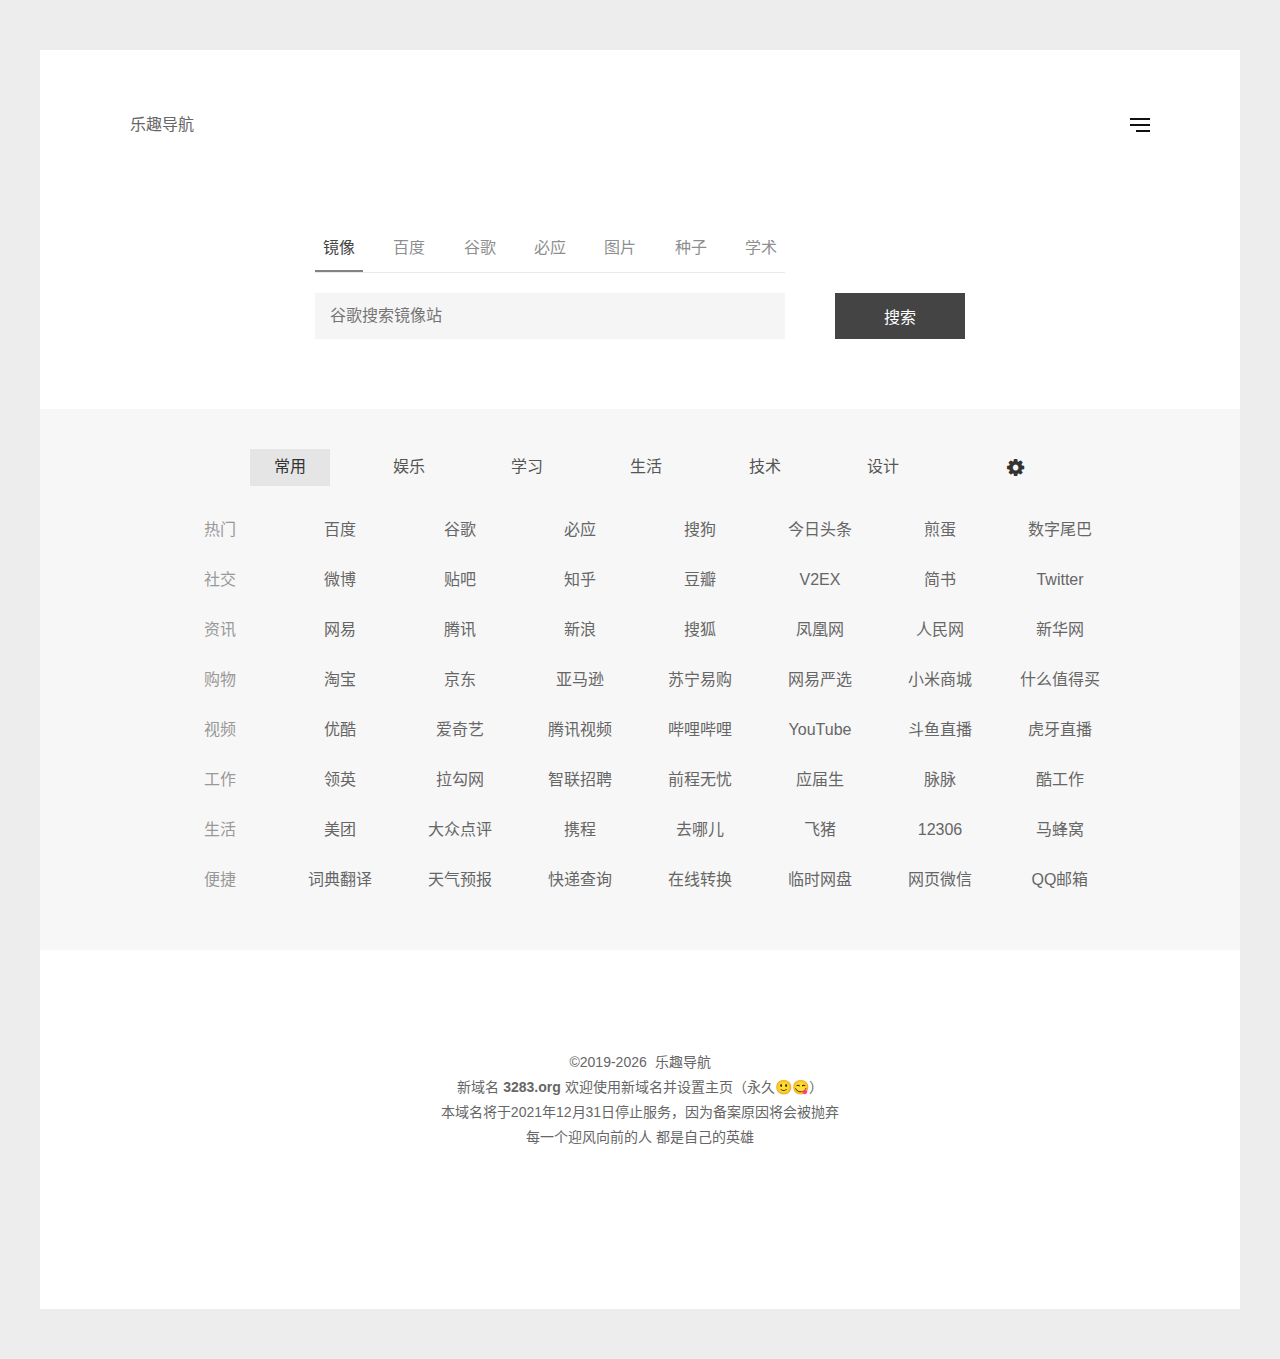
<file: index.html>
<!doctype html>
<html lang=zh-CN>
<title>乐趣导航-提供优质精品网址大全导航</title>
<meta charset=utf-8><meta content="width=device-width,initial-scale=1,maximum-scale=1"name=viewport>
<meta content=jsthon name=author><meta content=一个极简的网址导航，聚合了多种搜索引擎，收录了各种常用网站和BT电影资源视频。分类合理，内容齐全。处处细微，一切都是理所当然。乐趣导航，一万个人眼里有一万个世界。 name=description>
<meta content=乐趣导航,导航,网址导航,导航网站,常用网站,常用网址,大学生导航,程序员导航,BT电影资源导航,学习导航 name=keywords>
<link href="static/css/style.css"rel=stylesheet>
<link href=assets/img/common/icon_64.png rel="shortcut icon"type=image/png>
<link href=assets/img/common/icon_512.png rel=apple-touch-icon>
<style>
.icon {
  width: 1em;
  height: 1em;
  vertical-align: -0.15em;
  fill: currentColor;
  overflow: hidden;
}
</style>
<body style=background:#fff>
<nav id=site-nav>
<div class=float-left id=nav-close></div>
<ul class=float-right id=menu>
<li><a href=/ >首页</a>
<li class=has-submenu><a href=#>社交</a><ul class=submenu>
<li><a href=https://blog.caijunyi.net target=_blank>Blog</a>
<li><a href=https://m.weibo.cn/u/5577249406 target=_blank>Weibo</a>
<li><a href=https://twitter.com/funboke target=_blank>Twitter</a>
<li><a href=https://t.me/funboke target=_blank>Telegram</a>
</ul>
<li><a href=/contact/index.html>联系</a>
<li><a href=/about/index.html>关于</a>
</ul>
</nav>
<div id=site-main>
<div id=main-overlay></div>
<header id=site-header>
<div class=container>
<div class="float-left" id="header-logo"><a href="/">乐趣导航</a></div>
<div class=float-right id=burger>
<div id=burger-icon><span class="icon-bar top"></span> <span class="icon-bar middle"></span> <span class="icon-bar bottom"></span></div>
</div>
</div>
</header>
<div class="headline search-bar">
  <div class="container">
    <div class="headline-content">
      <div class="search-tab">
        <span class="lookao active">镜像</span> 
        <span class="baidu">百度</span> 
        <span class="google">谷歌</span> 
        <span class="bing">必应</span> 
        <span class="image">图片</span> 
        <span class="torrent">种子</span> 
        <span class="scholar">学术</span>
      </div>
      <form class="search-form" target="_blank" action="https://g91.i-research.edu.eu.org/search"><input class="float-left search-keyword" type="search" autocomplete="off" autofocus="" name="q" placeholder="谷歌搜索镜像站"> <input class="float-right" type="submit" value="搜索"></form>
    </div>
  </div>
  </div>
  
  
<div class=works>
<div class=work-link>
<div class=container>
<div class=tab>
<span class=common>常用</span> <span class=amuse>娱乐</span> <span class=study>学习</span> <span class=life>生活</span> <span class=tech>技术</span> <span class=design>设计</span> <i class=icon-cog id=setting-icon></i></div>
<div class=info></div>
</div>
</div>


</div>
<footer id=site-footer>
<div class=container>
<div class=copy>©2019-<span id=current-year><script>document.getElementById("current-year").innerHTML=(new Date).getFullYear()</script>
</span>&nbsp;乐趣导航
<br>新域名 <b><a href="https://3283.org/" target="_blank">3283.org</a></b> 欢迎使用新域名并设置主页（永久🙂😋）
<br>本域名将于2021年12月31日停止服务，因为备案原因将会被抛弃
<br>每一个迎风向前的人 都是自己的英雄
</div>
<div class=social>
<a href=https://m.caijunyi.net/@caijunyi target=_blank </a><svg class="icon" aria-hidden="true"><use xlink:href="#iconmastodon"></use></svg>
<a href=https://twitter.com/funboke target=_blank </a><svg class="icon" aria-hidden="true"><use xlink:href="#icontwitter"></use></svg>
<a href=https://m.weibo.cn/u/5577249406 target=_blank </a><svg class="icon" aria-hidden="true"><use xlink:href="#iconweibo1"></use></svg>
<a href=https://t.me/funboke target=_blank </a><svg class="icon" aria-hidden="true"><use xlink:href="#icontelegram1"></use></svg>
<a href=https://space.bilibili.com/21369723/ target=_blank </a><svg class="icon" aria-hidden="true"><use xlink:href="#iconbilibili"></use></svg>
<a href=https://www.youtube.com/channel/UCFd_dk4zGO0ZIBQS7qu-obA target=_blank </a><svg class="icon" aria-hidden="true"><use xlink:href="#iconyoutube1"></use></svg>
<a href=https://tu.qujl.com/images/2021/01/10/_-583e7007d6ac4b0b.png target=_blank </a><svg class="icon" aria-hidden="true"><use xlink:href="#icongongzhonghao1"></use></svg>
</div>
</footer>
</div>
<script src="/static/js/main.js"></script>
<script src="/static/js/index.js"></script>
<script src="//at.alicdn.com/t/font_1078823_if36adq02oo.js"></script>
<script>
!function(p){"use strict";!function(t){var s=window,e=document,i=p,c="".concat("https:"===e.location.protocol?"https://":"http://","sdk.51.la/js-sdk-pro.min.js"),n=e.createElement("script"),r=e.getElementsByTagName("script")[0];n.type="text/javascript",n.setAttribute("charset","UTF-8"),n.async=!0,n.src=c,n.id="LA_COLLECT",i.d=n;var o=function(){s.LA.ids.push(i)};s.LA?s.LA.ids&&o():(s.LA=p,s.LA.ids=[],o()),r.parentNode.insertBefore(n,r)}()}({id:"JEm8o1KkX1lWC2To",ck:"JEm8o1KkX1lWC2To"});
</script>
<!-- Global site tag (gtag.js) - Google Analytics -->
<script async src="https://www.googletagmanager.com/gtag/js?id=G-EY7YLJMYZ6"></script>
<script>
  window.dataLayer = window.dataLayer || [];
  function gtag(){dataLayer.push(arguments);}
  gtag('js', new Date());

  gtag('config', 'G-EY7YLJMYZ6');
</script>
</html>
</file>
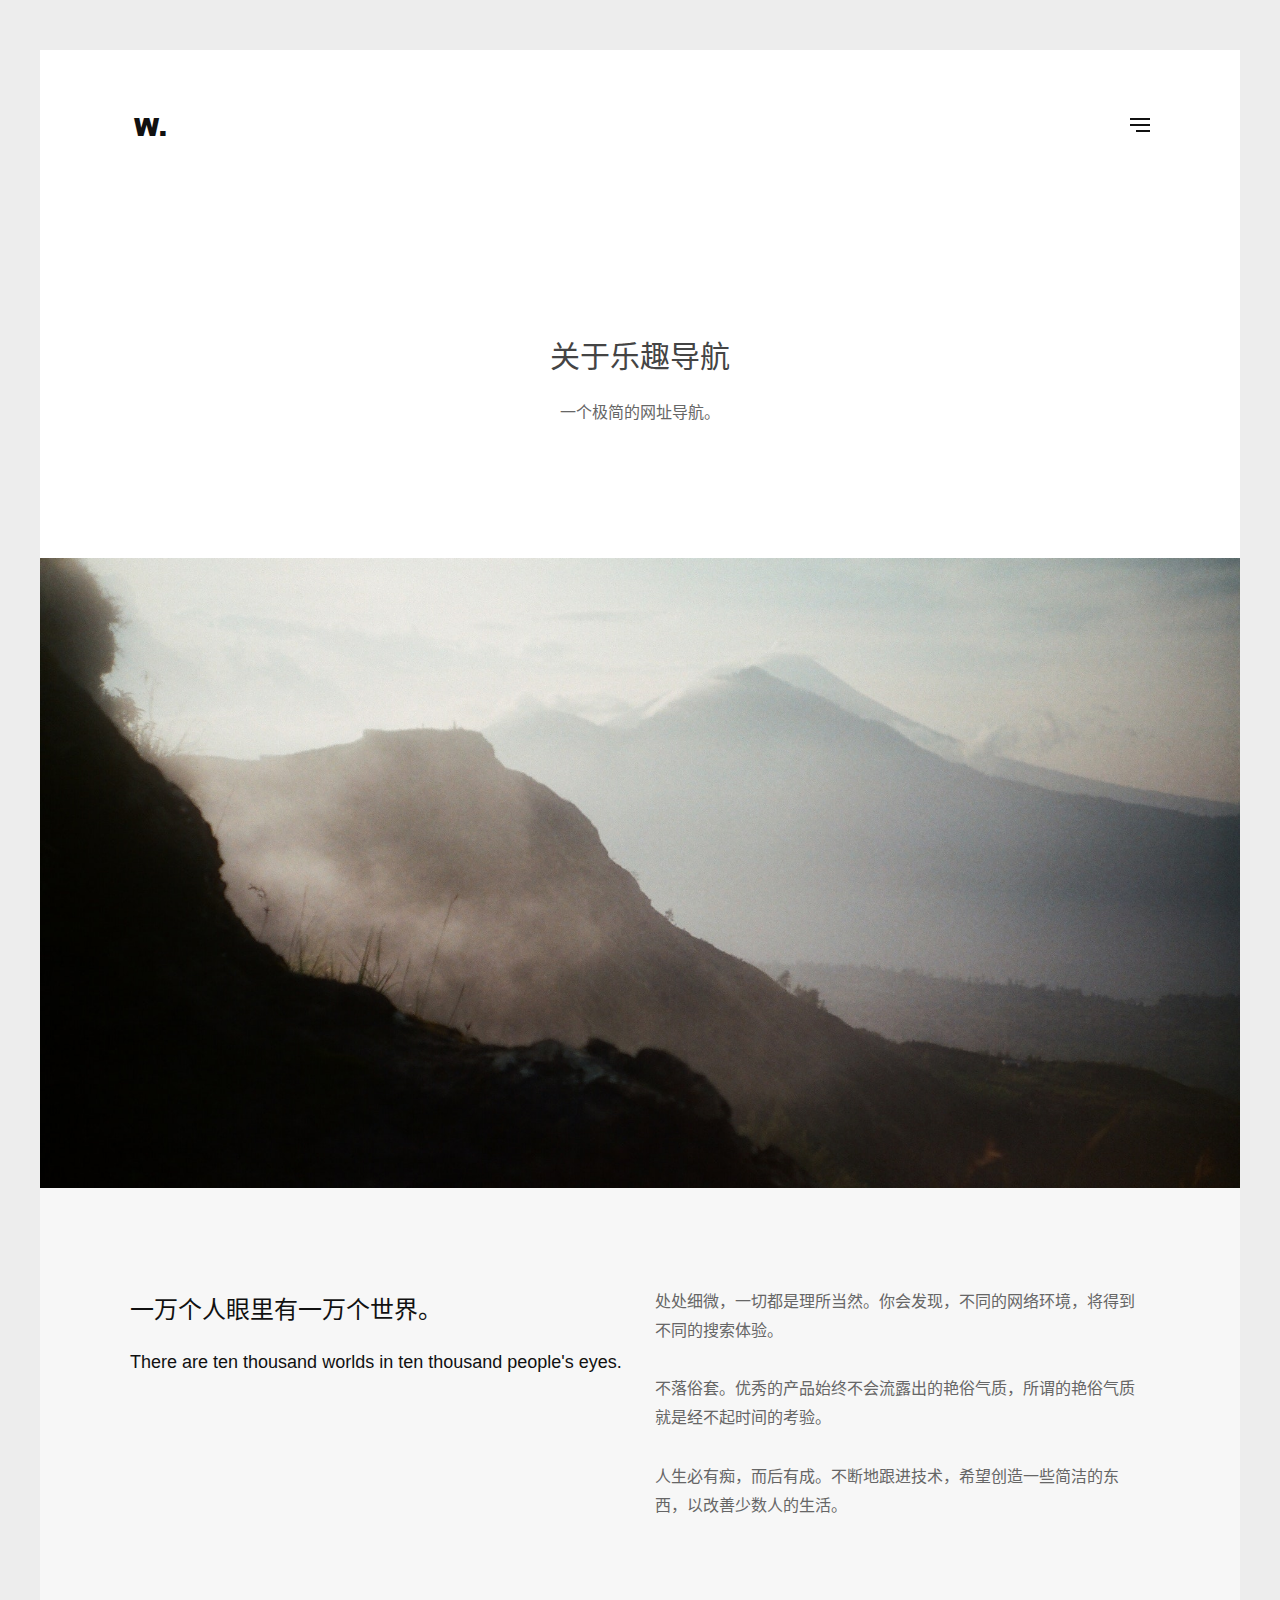
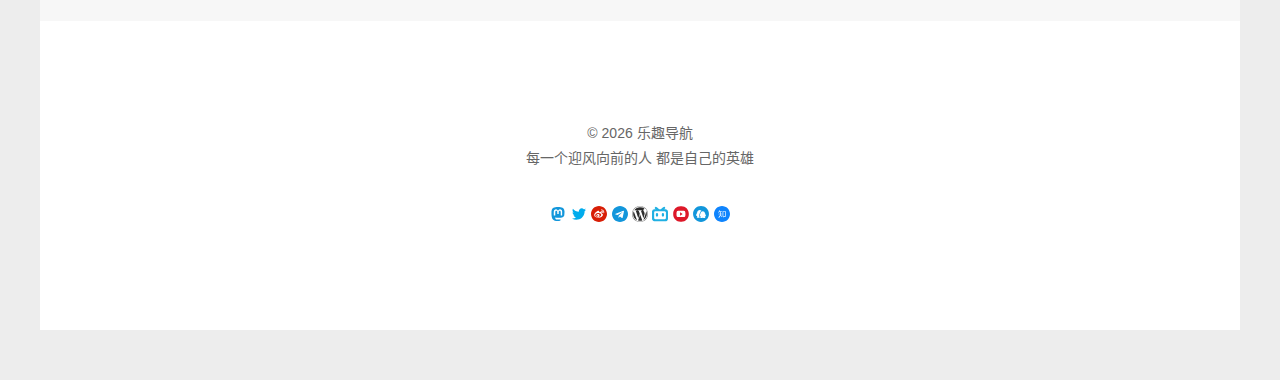
<file: about/index.html>
﻿<!doctype html>
<html lang=zh-CN>
<title>乐趣导航</title>
<meta charset=utf-8>
<meta content="width=device-width,initial-scale=1,maximum-scale=1"name=viewport>
<meta content=jsthon name=author>
<meta content=一个极简的网址导航，聚合了多种搜索引擎，收录了各种常用网站。分类合理，内容齐全。处处细微，一切都是理所当然。乐趣导航，一万个人眼里有一万个世界。 name=description>
<meta content=乐趣导航,导航,网址导航,导航网站,常用网站,常用网址,大学生导航,程序员导航,设计导航,学习导航 name=keywords>
<link href="/static/css/style.css"rel=stylesheet>
<link href=/assets/img/common/icon_64.png rel="shortcut icon"type=image/png>
<link href=/assets/img/common/icon_512.png rel=apple-touch-icon>
<style>
.icon {
  width: 1em;
  height: 1em;
  vertical-align: -0.15em;
  fill: currentColor;
  overflow: hidden;
}
</style>
<script>
window.ga=window.ga||function(){(ga.q=ga.q||[]).push(arguments)};ga.l=+new Date;
ga('create', 'UA-111090709-4', 'auto');
ga('send', 'pageview');
</script>
<script async src='https://www.google-analytics.com/analytics.js'></script>
<script>
var _hmt = _hmt || [];
(function() {
  var hm = document.createElement("script");
  hm.src = "https://hm.baidu.com/hm.js?283506b10b72f9198b3b1c6d3a2bc0e1";
  var s = document.getElementsByTagName("script")[0]; 
  s.parentNode.insertBefore(hm, s);
})();
</script>


<div id=site-loading><div class=loader></div></div>
<nav id=site-nav>
<div class=float-left id=nav-close></div>
<ul class=float-right id=menu>
<li>
<a href=/ >首页</a><li class=has-submenu>
<a href=#>社交</a>
<ul class=submenu><li>
<li><a href=https://Blog.caijunyi.net target=_blank>Blog</a>
<li><a href=https://m.weibo.cn/u/5577249406 target=_blank>Weibo</a>
<li><a href=https://twitter.com/funboke target=_blank>Twitter</a>
<li><a href=https://t.me/funboke target=_blank>Telegram</a>
</ul>
<li>
<a href=/contact/index.html>联系</a>
<li><a href=/about/index.html>关于</a>
</ul>
</nav>
<div id=site-main>
<div id=main-overlay></div>
<header id=site-header>
<div class=container>
<div class=float-left id=header-logo><a href=/ ><i class=icon-logo></i></a></div>
<div class=float-right id=burger>
<div id=burger-icon><span class="icon-bar top"></span> <span class="icon-bar middle"></span> <span class="icon-bar bottom"></span></div>
</div>
</div>
</header>
<div class=headline>
<div class=container>
<div class=headline-content>
<div class=title>关于乐趣导航</div>
<p>一个极简的网址导航。
</div>
</div>
</div>
<div class=hero><div class="hero-image imageBG"data-img="/assets/img/works/about/thumb-1.jpg"></div></div>
<div class="about grey-section"><div class="container"><div class="row"><div class="col-6 column"><h5>一万个人眼里有一万个世界。</h5><h6>There are ten thousand worlds in ten thousand people's eyes.</h6></div><div class="col-6 column"><p>处处细微，一切都是理所当然。你会发现，不同的网络环境，将得到不同的搜索体验。</p><p>不落俗套。优秀的产品始终不会流露出的艳俗气质，所谓的艳俗气质就是经不起时间的考验。</p><p>人生必有痴，而后有成。不断地跟进技术，希望创造一些简洁的东西，以改善少数人的生活。</p></div></div></div></div>
<footer id=site-footer>
<div class=container>
<div class=copy>© <span id=current-year><script>document.getElementById("current-year").innerHTML=(new Date).getFullYear()</script></span>&nbsp;乐趣导航<br>每一个迎风向前的人 都是自己的英雄</div>
<div class=social>
<a href=https://toots.social/@caijunyi target=_blank </a><svg class="icon" aria-hidden="true"><use xlink:href="#iconmastodon"></use></svg>
<a href=https://twitter.com/funboke target=_blank </a><svg class="icon" aria-hidden="true"><use xlink:href="#icontwitter"></use></svg>
<a href=https://m.weibo.cn/u/5577249406 target=_blank </a><svg class="icon" aria-hidden="true"><use xlink:href="#iconweibo"></use></svg>
<a href=https://t.me/funboke target=_blank </a><svg class="icon" aria-hidden="true"><use xlink:href="#icontelegram"></use></svg>
<a href=https://Blog.caijunyi.net/ target=_blank </a><svg class="icon" aria-hidden="true"><use xlink:href="#iconwordpress"></use></svg>
<a href=https://space.bilibili.com/21369723 target=_blank </a><svg class="icon" aria-hidden="true"><use xlink:href="#iconbilibili"></use></svg>
<a href=https://www.youtube.com/channel/UCFd_dk4zGO0ZIBQS7qu-obA?view_as=subscriber target=_blank </a><svg class="icon" aria-hidden="true"><use xlink:href="#iconyoutube"></use></svg>
<a href=https://Blog.caijunyi.net/ target=_blank </a><svg class="icon" aria-hidden="true"><use xlink:href="#iconqqqun-circles"></use></svg>
<a href=https://www.zhihu.com/people/caijunyi target=_blank </a><svg class="icon" aria-hidden="true"><use xlink:href="#iconzhihu"></use></svg>
</div>
</div>
</footer>
</div>
<script src="/static/js/main.js"></script>
<script src="/assets/icon/iconfont.js"></script>
</html>
</file>
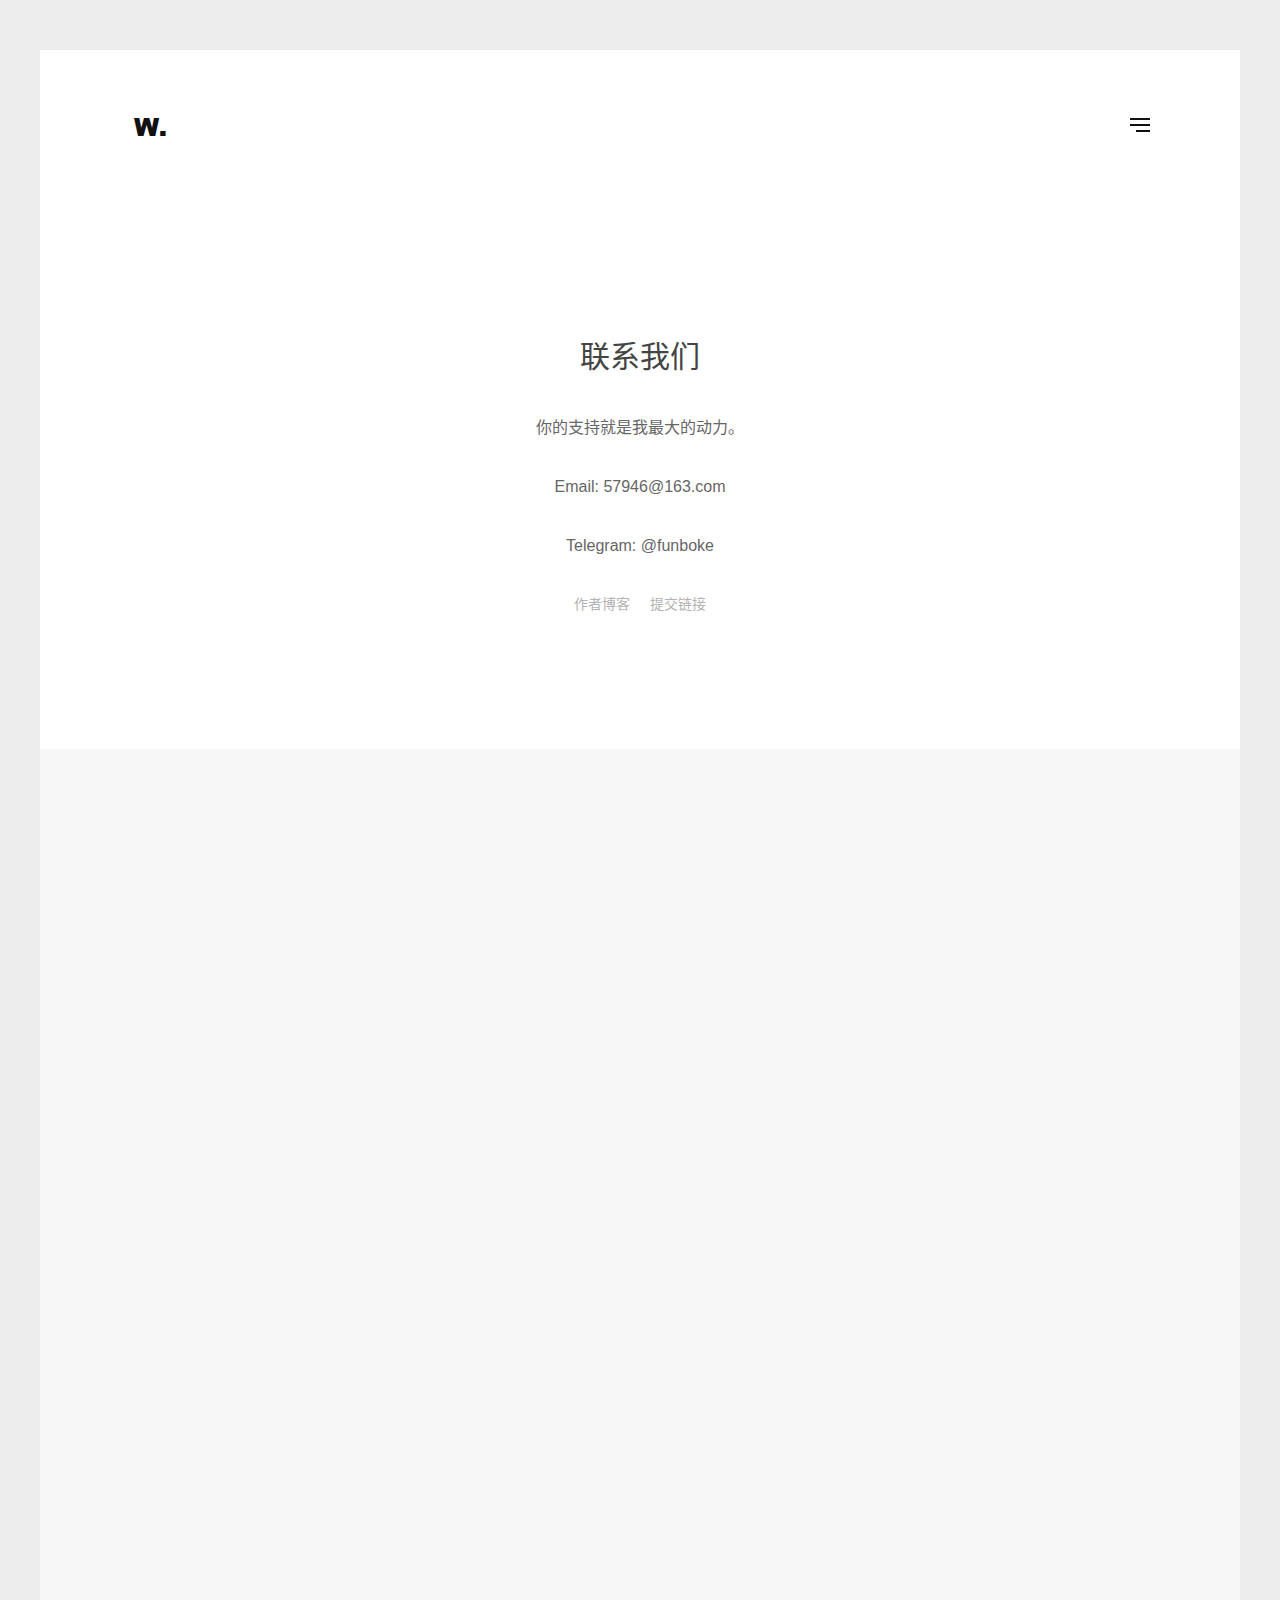
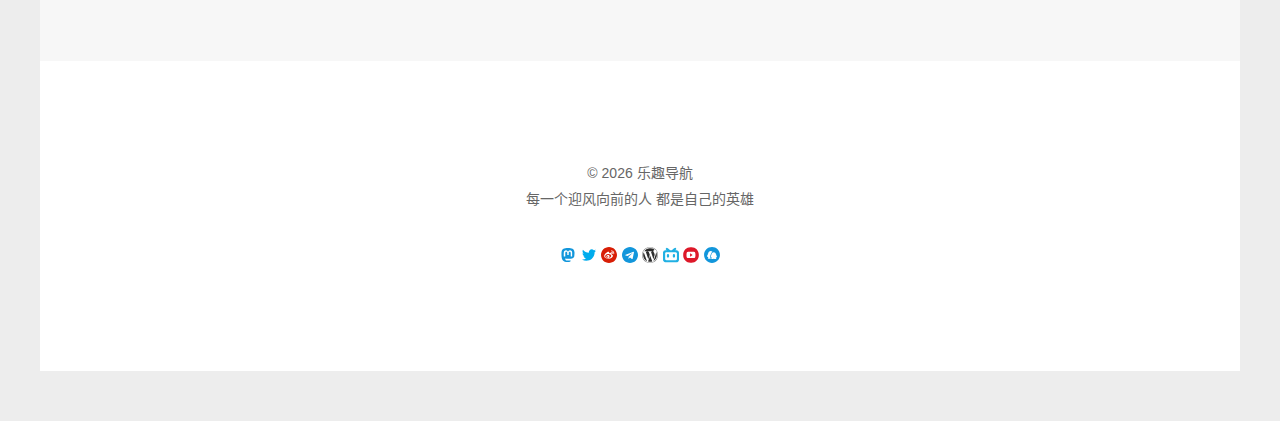
<file: contact/index.html>
﻿<!doctype html>
<html lang=zh-CN>
<title>乐趣导航</title>
<meta charset=utf-8>
<meta content="width=device-width,initial-scale=1,maximum-scale=1"name=viewport>
<meta content=jsthon name=author>
<meta content=一个极简的网址导航，聚合了多种搜索引擎，收录了各种常用网站。分类合理，内容齐全。处处细微，一切都是理所当然。乐趣导航，一万个人眼里有一万个世界。 name=description>
<meta content=乐趣导航,导航,网址导航,导航网站,常用网站,常用网址,大学生导航,程序员导航,设计导航,学习导航 name=keywords>
<link href="../static/css/style.css"rel=stylesheet>
<link href=assets/img/common/icon_64.png rel="shortcut icon"type=image/png>
<link href=assets/img/common/icon_512.png rel=apple-touch-icon>
<style>
.icon {
  width: 1em;
  height: 1em;
  vertical-align: -0.15em;
  fill: currentColor;
  overflow: hidden;
}
</style>
<script>
window.ga=window.ga||function(){(ga.q=ga.q||[]).push(arguments)};ga.l=+new Date;
ga('create', 'UA-111090709-4', 'auto');
ga('send', 'pageview');
</script>
<script async src='https://www.google-analytics.com/analytics.js'></script>
<script>
var _hmt = _hmt || [];
(function() {
  var hm = document.createElement("script");
  hm.src = "https://hm.baidu.com/hm.js?283506b10b72f9198b3b1c6d3a2bc0e1";
  var s = document.getElementsByTagName("script")[0]; 
  s.parentNode.insertBefore(hm, s);
})();
</script>

<div id=site-loading><div class=loader></div></div>
<nav id=site-nav>
<div class=float-left id=nav-close></div>
<ul class=float-right id=menu>
<li>
<a href=/ >首页</a>
<li class=has-submenu><a href=#>社交</a>
<ul class=submenu>
<li><a href=https://www.caijunyi.net target=_blank>Blog</a>
<li><a href=https://m.weibo.cn/u/5577249406 target=_blank>Weibo</a>
<li><a href=https://twitter.com/funboke target=_blank>Twitter</a>
<li><a href=https://t.me/funboke target=_blank>Telegram</a>
</ul>
<li>
<a href=/contact/index.html>联系</a>
<li>
<a href=/about/index.html>关于</a>
</ul>
</nav>
<div id=site-main>
<div id=main-overlay></div>
<header id=site-header>
<div class=container>
<div class=float-left id=header-logo>
<a href=/ >
<i class=icon-logo></i>
</a>
</div>
<div class=float-right id=burger>
<div id=burger-icon>
<span class="icon-bar top"></span> 
<span class="icon-bar middle"></span> 
<span class="icon-bar bottom"></span>
</div>
</div>
</div>
</header>
<div class=headline>
<div class=container>
<div class=headline-content>
<div class="project-title title">联系我们</div>
<p>你的支持就是我最大的动力。<p>Email: 57946@163.com <p>Telegram: @funboke
<div class=project-categories>
<span><a href=https://www.caijunyi.net/ target=_blank>作者博客</a></span> 
<span><a href=https://www.wk30.com/ target=_blank>提交链接</a></span>
</div>
</div>
</div>
</div>
<div class=grey-section id=project>
<div class=container>
<div class="reveal row"><img alt=""src="../static/picture/thumb-2.jpg"></div>
</div>
</div>
<footer id=site-footer>
<div class=container>
<div class=copy>© <span id=current-year><script>document.getElementById("current-year").innerHTML=(new Date).getFullYear()</script></span>&nbsp;乐趣导航<br>每一个迎风向前的人 都是自己的英雄</div>
<div class=social>
<a href=https://toots.social/@caijunyi target=_blank </a><svg class="icon" aria-hidden="true"><use xlink:href="#iconmastodon"></use></svg>
<a href=https://twitter.com/funboke target=_blank </a><svg class="icon" aria-hidden="true"><use xlink:href="#icontwitter"></use></svg>
<a href=https://m.weibo.cn/u/5577249406 target=_blank </a><svg class="icon" aria-hidden="true"><use xlink:href="#iconweibo"></use></svg>
<a href=https://t.me/funboke target=_blank </a><svg class="icon" aria-hidden="true"><use xlink:href="#icontelegram"></use></svg>
<a href=https://blog.caijunyi.net/ target=_blank </a><svg class="icon" aria-hidden="true"><use xlink:href="#iconwordpress"></use></svg>
<a href=https://space.bilibili.com/21369723/ target=_blank </a><svg class="icon" aria-hidden="true"><use xlink:href="#iconbilibili"></use></svg>
<a href=https://www.caijunyi.net/ target=_blank </a><svg class="icon" aria-hidden="true"><use xlink:href="#iconyoutube"></use></svg>
<a href=https://www.caijunyi.net/ target=_blank </a><svg class="icon" aria-hidden="true"><use xlink:href="#iconqqqun-circles"></use></svg>
</div>
</div>
</footer>
</div>
<script src="/static/js/main.js"></script>
<script src="/assets/icon/iconfont.js"></script>
</html>
</file>
<file: static/css/style.css>
﻿@keyframes loading{to{-webkit-transform:rotate(360deg)}}@-webkit-keyframes loading{to{transform:rotate(360deg)}}html{overflow-y:scroll}body{font-family:-apple-system,BlinkMacSystemFont,"Segoe UI",Roboto,"Helvetica Neue",Helvetica,"PingFang SC","Hiragino Sans GB","Microsoft YaHei",SimSun,sans-serif;color:#666;line-height:1.8;background:#ededed;-webkit-transition:background-color .5s;transition:background-color .5s;-webkit-font-smoothing:antialiased}*,:after,:before{margin:0;padding:0;outline:0;border:0;-webkit-box-sizing:border-box;-moz-box-sizing:border-box;box-sizing:border-box}::selection{color:#fff;background:#a5a5a5}::-moz-selection{color:#fff;background:#a5a5a5}.container{width:85%;margin:0 auto;position:relative}.column{float:left;padding:0 15px;position:relative}.column:first-child{padding-left:0}.column:last-child{padding-right:0}.column.col-1{width:8.333%}.column.col-2{width:16.666%}.column.col-3{width:25%}.column.col-4{width:33.333%}.column.col-5{width:41.666%}.column.col-6{width:50%}.column.col-7{width:58.333%}.column.col-8{width:66.666%}.column.col-9{width:75%}.column.col-10{width:83.333%}.column.col-11{width:91.666%}.column.col-12{width:100%}.column.offset-by-1{margin-left:8.333%}.column.offset-by-2{margin-left:16.666%}.column.offset-by-3{margin-left:25%}.column.offset-by-4{margin-left:33.333%}.column.offset-by-5{margin-left:41.666%}.column.offset-by-6{margin-left:50%}.column.offset-by-7{margin-left:58.333%}.column.offset-by-8{margin-left:66.666%}.column.offset-by-9{margin-left:75%}.column.offset-by-10{margin-left:83.333%}.column.offset-by-11{margin-left:91.666%}.row,form,p{margin-bottom:30px}#menu li:last-child,.row:last-child,form .row:last-child,form:last-child,h1:last-child,h2:last-child,h3:last-child,h4:last-child,h5:last-child,h6:last-child,p:last-child{margin-bottom:0}.clearfix::after,.container::after,.row::after{content:'';display:block;clear:both}a{text-decoration:none;color:inherit;cursor:pointer;-webkit-tap-highlight-color:transparent}a.link{color:#333}a.link:hover{text-decoration:underline solid #333}h1,h2,h3,h4,h5,h6{font-weight:400;font-style:normal;color:#111;margin-bottom:15px}h1{font-size:50px}h2{font-size:42px}h3{font-size:36px}h4{font-size:30px}h5{font-size:24px}h6{font-size:18px}.headline .title.project-title,form .row{margin-bottom:30px}input[type=email],input[type=number],input[type=password],input[type=search],input[type=tel],input[type=text],input[type=url],select{width:100%;height:46px;line-height:26px;font-family:inherit;font-size:inherit;padding:0 15px;color:#333;background:#fff;border-radius:0;-webkit-appearance:none}img,textarea{max-width:100%}button,input[type=button],input[type=reset],input[type=submit],textarea{height:46px;font-family:inherit;font-size:inherit;border-radius:0;-webkit-appearance:none}textarea{width:100%;line-height:26px;background:#fff;min-height:120px;color:#333;padding:15px}select{background-image:url('data:image/svg+xml;utf8,<svg xmlns="http://www.w3.org/2000/svg" width="9" height="12" viewBox="0 0 9 12"><path fill="#5e6c75" d="M0.722,4.823L-0.01,4.1,4.134-.01,4.866,0.716Zm7.555,0L9.01,4.1,4.866-.01l-0.732.726ZM0.722,7.177L-0.01,7.9,4.134,12.01l0.732-.726Zm7.555,0L9.01,7.9,4.866,12.01l-0.732-.726Z"/></svg>');background-repeat:no-repeat;background-position:right 1rem center}button,input[type=button],input[type=reset],input[type=submit]{text-transform:uppercase;padding:0 15px;cursor:pointer;color:#fff;background:#444;-webkit-transition:.2s;transition:.2s}button:hover,input[type=button]:hover,input[type=reset]:hover,input[type=submit]:hover{background-color:#2d2d2d}#menu li .submenu li a,label{font-family:inherit;font-size:14px}label{display:block;text-transform:uppercase;font-weight:600;margin-bottom:15px;cursor:pointer}img{vertical-align:middle}.float-left{float:left}.float-right{float:right}#site-loading{width:100%;height:100%;position:fixed;top:0;left:0;z-index:10;background:rgba(20,21,22,.7);-webkit-transition:all .7s cubic-bezier(.7,.3,0,1) .3s;transition:all .7s cubic-bezier(.7,.3,0,1) .3s}#site-loading.hide{height:0;visibility:hidden}#nav-close,.loader{width:20px;height:20px}.loader{border-radius:50%;border:3px solid #fff;border-top:3px solid transparent;bottom:100px;left:50%;margin-left:-10px;-webkit-animation:loading .7s linear infinite;animation:loading .7s linear infinite;-webkit-transition:all .3s ease-in-out;transition:all .3s ease-in-out;position:absolute}#site-loading.hide .loader{bottom:-24px;visibility:hidden}#site-nav{width:35%;height:100%;position:fixed;padding:80px;top:0;right:-35%;z-index:10;background:#fff;-webkit-transition:all .5s cubic-bezier(.7,.3,0,1);transition:all .5s cubic-bezier(.7,.3,0,1)}#site-nav.nav-open{right:0}#nav-close{cursor:pointer;position:relative}#nav-close::after,#nav-close::before{content:'';width:100%;height:2px;background:#000;position:absolute;top:50%;left:0;margin-top:-1px;-webkit-transition:transform .2s ease .4s;transition:transform .2s ease .4s}#site-nav.nav-open #nav-close::before{-webkit-transform:rotate(45deg);transform:rotate(45deg)}#site-nav.nav-open #nav-close::after{-webkit-transform:rotate(-45deg);transform:rotate(-45deg)}#menu{padding:50px;list-style:none;text-align:right;line-height:1}#menu li{margin-bottom:50px}#menu li a,#menu li span{position:relative;font-size:24px;color:#444}#menu li .submenu{list-style:none;position:relative;line-height:1.6;margin-top:10px}#menu li .submenu li{margin-bottom:0}#menu li .submenu li a{color:#777}#menu li .submenu li a:hover{color:#111}#site-main{max-width:1200px;margin:50px auto;background:#fff}#main-overlay{position:fixed;top:0;right:0;bottom:0;left:0;z-index:9;background:rgba(20,21,22,.7);opacity:0;visibility:hidden;-webkit-transition:all .5s ease-in-out;transition:all .5s ease-in-out}#main-overlay.nav-open{opacity:1;visibility:visible}#site-header{height:150px}#header-logo{margin-top:61px}#header-logo .icon-logo{font-size:18px;color:#111}#burger,#burger-icon{width:20px;height:14px}#burger{margin-top:68px;cursor:pointer;position:relative}#burger-icon{position:absolute;top:0;right:0}#burger-icon .icon-bar{width:100%;height:2px;position:absolute;right:0;background:#111}#burger-icon .icon-bar.top{top:0}#burger-icon .icon-bar.middle{top:6px}#burger-icon .icon-bar.bottom{bottom:0;width:70%}.headline{text-align:center;padding:130px 0}.headline-content{max-width:650px;margin:0 auto}.headline .title{font-size:30px;color:#444;margin-bottom:15px}.headline .title:last-child{margin-bottom:0}.search-bar{padding:40px 0 70px}.search-tab{max-width:470px;height:33px;margin:0 0 20px;display:flex;align-items:center;flex-direction:row;justify-content:space-between;border-bottom:1px solid #e9e9e9;-webkit-tap-highlight-color:transparent}.search-tab span{height:32px;padding:0 8px;display:inline-block;font-size:16px;line-height:1;opacity:.6;color:#444;border-bottom:2px solid transparent;cursor:pointer;white-space:nowrap;overflow:hidden;-webkit-transition:all .2s ease-in;transition:all .2s ease-in}.search-tab span.active,.search-tab span:hover{opacity:1;border-color:#838383}.search-form input[type=search]{max-width:470px;width:74%;background:#f5f5f5;overflow:hidden}.search-form input[type=submit]{max-width:130px;width:26%}.hero{position:relative}.entry-image,.hero-image{position:absolute;top:0;right:0;bottom:0;left:0;z-index:1}.works{background:#f7f7f7}.work-entry{overflow:hidden}.work-entry .reveal{width:100%;height:100%}.work-entry .content,.work-entry .info{position:absolute;right:0;left:0;z-index:1}.work-entry .info{bottom:0;background:rgba(20,21,22,.8);opacity:0;-webkit-transition:all .3s ease-in-out;transition:all .3s ease-in-out;top:0}.work-entry:hover .info{opacity:1}.work-entry .content{top:50%;text-align:center;padding:0 50px;-webkit-transform:translatey(-50%);transform:translatey(-50%)}.work-entry .content .title{font-family:inherit;font-weight:600;color:#fff;top:-15px}.work-entry .content .cat{font-family:inherit;font-size:14px;color:rgba(255,255,255,.7);top:15px}.work-entry .content .cat,.work-entry .content .title{position:relative;opacity:0;-webkit-transition:all .3s ease-in-out;transition:all .3s ease-in-out}.work-entry:hover .content .cat,.work-entry:hover .content .title{top:0;opacity:1}.project-categories span{font-family:inherit;font-size:14px;color:#b3b3b3;margin-right:15px}.project-categories span:last-child,.social .social-link:last-child{margin-right:0}.work-link,.work-link .tab span{-webkit-transition:all .2s ease-in}.work-link{min-height:500px;font-size:16px;opacity:0;padding:40px 0 45px;transition:all .2s ease-in-out}.work-link .container{width:80%}.work-link .tab{max-width:780px;margin:0 auto;padding-bottom:19px;display:flex;align-items:center;flex-direction:row;justify-content:space-between;-webkit-tap-highlight-color:transparent}.work-link .tab span{padding:4px 24px;display:inline-block;color:#555;cursor:pointer;white-space:nowrap;overflow:hidden;transition:all .2s ease-in}.work-link .info a:hover,.work-link .tab span.active,.work-link .tab span:hover{background:#e5e5e5;color:#333}#setting-icon{margin-left:40px;font-size:20px;color:#333;cursor:pointer}.work-link .info ul{line-height:32px;list-style:none;overflow:hidden}.work-link .info li{width:12.5%;padding:9px 0;float:left;display:inline-flex;white-space:nowrap;justify-content:center;overflow:hidden}.work-link .info li:first-child{color:#999}.work-link .info a{padding:0 16px;-webkit-transition:all .1s ease-in;transition:all .1s ease-in}#site-footer{text-align:center;padding:100px 0}.copy{font-size:14px}.social{margin-top:30px}.social .social-link{margin-right:30px}.social .social-link:hover{color:#2d2d2d}.grey-section{padding:100px 0;background:#f7f7f7}.small-title{text-transform:uppercase;font-family:inherit;font-size:12px;font-weight:600;margin-bottom:15px}.reveal{position:relative;top:100px;opacity:0;-webkit-transition:all .5s ease;transition:all .5s ease}.reveal.reveal-in{top:0;opacity:1}@media screen and (max-width:1024px){.container{width:90%}#site-main{margin:0}iframe{width:100%;height:580px}}@media screen and (max-width:768px){.container{width:70%}.column{width:100%!important;margin:0 0 30px!important;padding:0}.column:last-child{margin-bottom:0}#site-header{height:90px}#header-logo{margin-top:36px}#burger{margin-top:43px}#site-nav{width:80%;right:-80%}.headline-content{max-width:100%}.search-bar{padding-bottom:60px}.search-tab span{font-size:15px}.work-link{padding:30px 0;font-size:14px}.work-link .container{width:85%}.work-link .tab{padding-bottom:9px}.work-link .tab span{padding:2px 12px}form .row,form .row .column{margin-bottom:15px!important}form .row .column:last-child,form .row:last-child{margin-bottom:0!important}iframe{width:100%;height:440px}}@media screen and (max-width:480px){.container{width:90%}#site-nav{padding:30px}#menu{padding:30px 0 0}#menu li h4{font-size:26px}#menu li span{font-size:18px}iframe{width:100%;height:200px}#setting-icon{margin-left:0;padding-bottom:6px;line-height:25px}.work-link .tab span{padding:0 0 4px;border-bottom:2px solid transparent}.work-link .tab span.active,.work-link .tab span:hover{background:0 0;border-bottom:2px solid #838383}.work-link .info ul{padding:6px 0;border-bottom:1px solid #eaeaea}.work-link .info ul:last-child{border-bottom:none}.work-link .info li{width:25%;padding:0}#site-footer{padding:50px 0}.social .social-link{margin-right:20px}}@font-face{font-family:'fontello';src:url(../fonts/fontello.eot);src:url(../fonts/fontello.eot) format('embedded-opentype'),url(../fonts/fontello.woff2) format('woff2'),url(../fonts/fontello.woff) format('woff'),url(../fonts/fontello.ttf) format('truetype'),url(../fonts/fontello.svg) format('svg');font-weight:400;font-style:normal}[class*=" icon-"]:before,[class^=icon-]:before{font-family:"fontello";font-style:normal;font-weight:400;speak:none;display:inline-block;text-decoration:inherit;width:1em;margin-right:.2em;text-align:center;font-variant:normal;text-transform:none;line-height:1em;margin-left:.2em;-webkit-font-smoothing:antialiased;-moz-osx-font-smoothing:grayscale}.icon-logo:before{content:'\e800'}.icon-cog:before{content:'\e801'}.icon-weibo:before{content:'\e802'}.icon-zhihu:before{content:'\e803'}.icon-github-circled:before{content:'\e804'}.icon-home:before{content:'\e805'}
</file>
